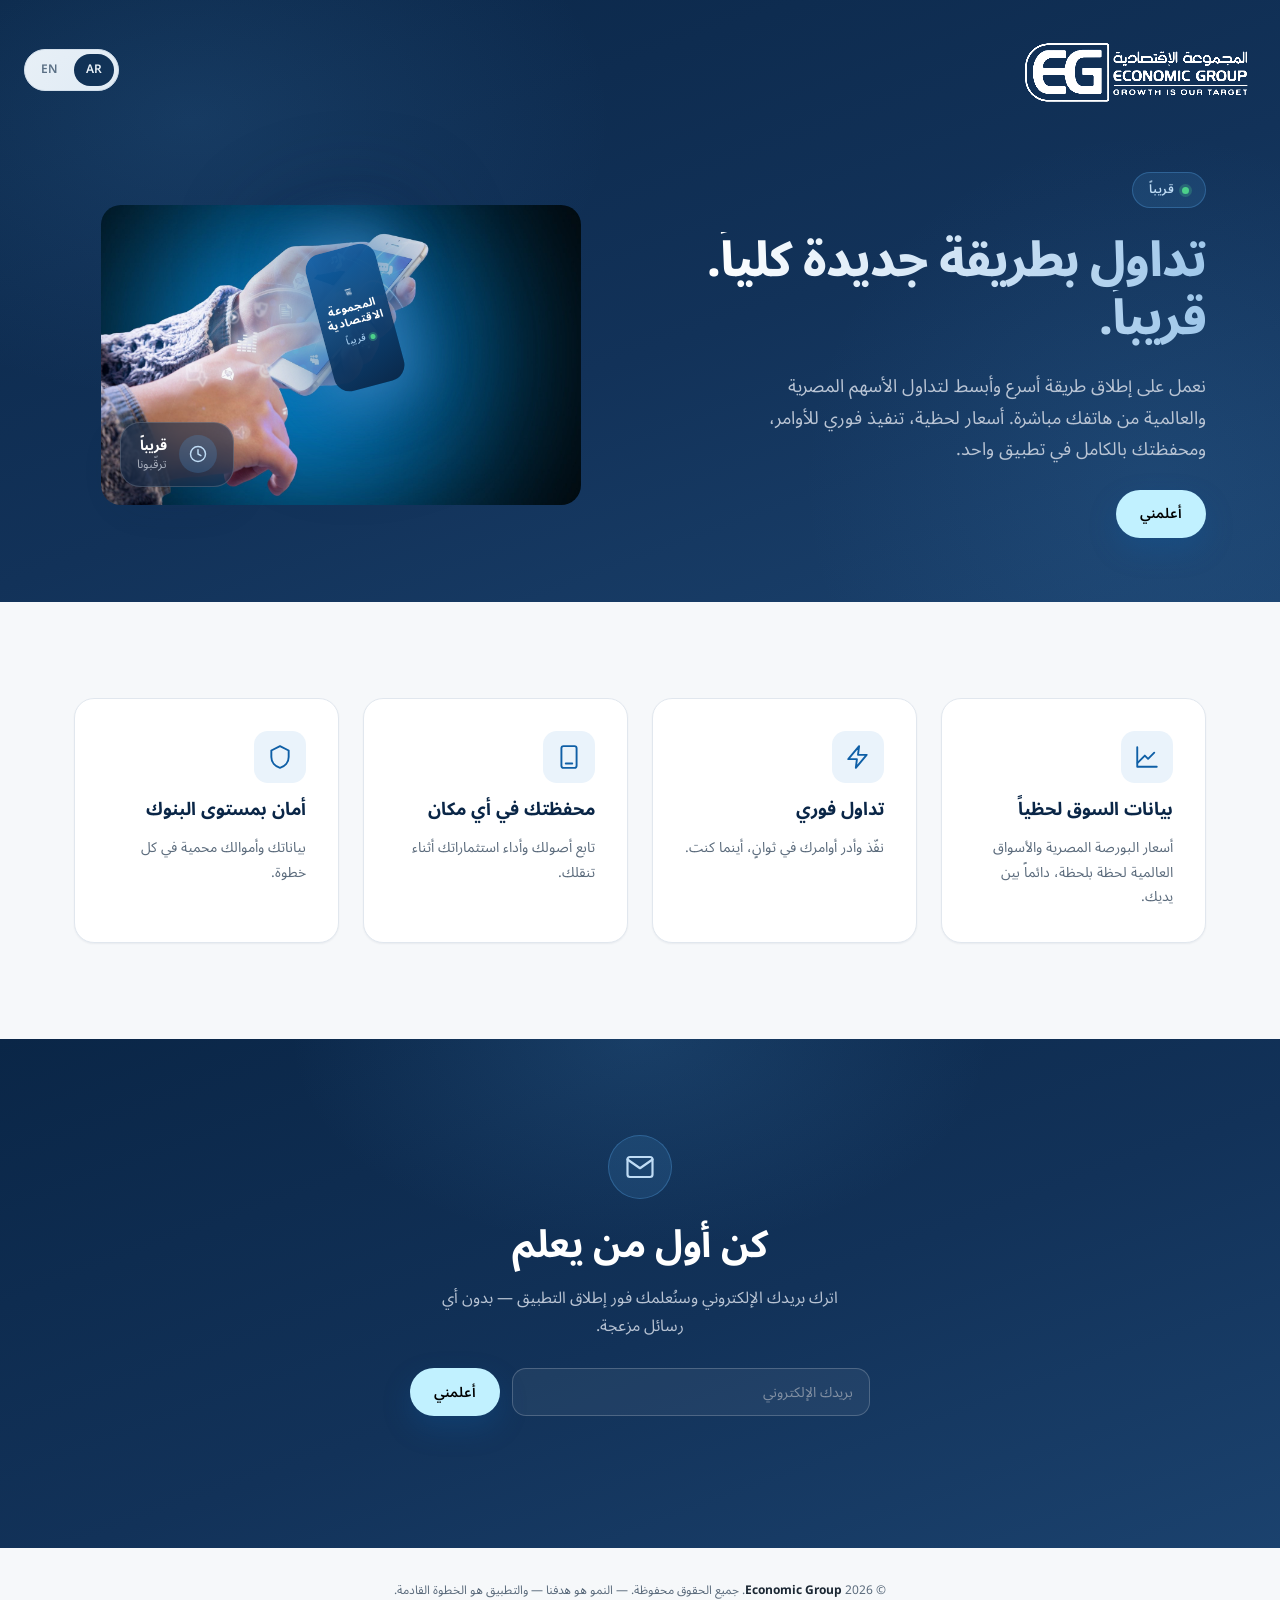
<file: pages/app/index.html>
<!DOCTYPE html>
<html lang="ar" dir="rtl">
<head>
  <meta charset="UTF-8">
  <meta name="viewport" content="width=device-width, initial-scale=1">
  <title>Economic Group App — Coming Soon</title>
  <meta name="description" content="The Economic Group trading app is on its way. Subscribe to be the first to know when it launches.">
  <meta name="theme-color" content="#0A2647">
  <meta name="robots" content="noindex, follow">

  <link rel="icon" type="image/png" href="../../assets/icons/favicon.png">
  <link rel="apple-touch-icon" href="../../assets/images/brand/favicon-180.png">
  <link rel="preconnect" href="https://fonts.googleapis.com">
  <link rel="preconnect" href="https://fonts.gstatic.com" crossorigin>

  <link rel="stylesheet" href="../../assets/css/variables.css">
  <link rel="stylesheet" href="../../assets/css/base.css">
  <link rel="stylesheet" href="../../assets/css/animations.css">
  <link rel="stylesheet" href="../../assets/css/header.css">
  <link rel="stylesheet" href="../../assets/css/contact.css">
  <link rel="stylesheet" href="../../assets/css/app-teaser.css">
  <link rel="stylesheet" href="../../assets/css/responsive.css">
</head>
<body>
  <div class="teaser-page">

   <!-- ============ TOPBAR (brand + language only — intentionally not wired into site navigation) ============ -->
      <div class="teaser-hero" style="padding-bottom:0;">
        <div class="teaser-topbar">
          <a href="../../" class="brand-mark-static">
            <img src="../../assets/images/brand/footer-logo.png" alt="Economic Group" width="97" height="36">
          </a>
          <div class="lang-switch" role="group" aria-label="Language switcher">
            <button type="button" class="lang-option" data-lang-option="ar" aria-pressed="false">AR</button>
            <button type="button" class="lang-option" data-lang-option="en" aria-pressed="false">EN</button>
          </div>
        </div>

      <!-- ============ HERO ============ -->
      <div class="container teaser-hero-inner">
        <div class="teaser-hero-copy reveal">
          <span class="teaser-badge">
            <span class="status-dot"></span>
            <span data-i18n="app_teaser.badge">Coming Soon</span>
          </span>

          <h1 class="teaser-title">
            <span data-i18n="app_teaser.title">Trading, Reimagined.</span>
            <span data-i18n="app_teaser.title_line2">Coming Soon.</span>
          </h1>

          <p class="teaser-subtitle" data-i18n="app_teaser.subtitle">We're building a faster, simpler way to trade Egyptian and global markets — right from your pocket. Live prices, instant orders, and your full portfolio in one app.</p>

          <div class="teaser-hero-actions">
            <a href="#notify" class="btn btn-primary" data-i18n="app_teaser.newsletter_submit">Notify Me</a>
          </div>
        </div>

        <div class="teaser-hero-visual reveal" data-delay="2">
          <div class="phone-frame">
            <img src="../../assets/images/app-teaser/hero-phone.jpg" alt="" class="phone-photo">

            <div class="phone-screen-overlay">
              <img src="../../assets/images/brand/eg-icon-white.png" alt="Economic Group" class="phone-screen-logo">
              <span class="phone-screen-text" data-i18n="app_teaser.screen_line1">ECONOMIC GROUP</span>
              <span class="phone-screen-sub" data-i18n="app_teaser.screen_line2">Coming Soon</span>
            </div>

            <div class="phone-coming-soon-chip">
              <span class="chip-icon">
                <svg viewBox="0 0 24 24" fill="none" stroke="currentColor" stroke-width="1.75" stroke-linecap="round" stroke-linejoin="round"><circle cx="12" cy="12" r="9"></circle><polyline points="12 7 12 12 15.5 14"></polyline></svg>
              </span>
              <span>
                <strong data-i18n="app_teaser.badge">Coming Soon</strong>
                <span data-i18n="app_teaser.stay_tuned_title">Stay Tuned</span>
              </span>
            </div>
          </div>
        </div>
      </div>
    </div>

    <main id="main-content">
      <!-- ============ FEATURES ============ -->
      <section class="container teaser-features" aria-label="What to expect">
        <div class="teaser-features-grid">
          <div class="card teaser-feature-card reveal" data-delay="1">
            <span class="teaser-feature-icon">
              <svg viewBox="0 0 24 24" fill="none" stroke="currentColor" stroke-width="1.75" stroke-linecap="round" stroke-linejoin="round"><path d="M3 3v18h18"></path><path d="M18.7 8 13 13.7l-3-3L3.3 17.4"></path></svg>
            </span>
            <h3 data-i18n="app_teaser.feature1_title">Live Market Data</h3>
            <p data-i18n="app_teaser.feature1_body">Real-time EGX and global prices, always at your fingertips.</p>
          </div>

          <div class="card teaser-feature-card reveal" data-delay="2">
            <span class="teaser-feature-icon">
              <svg viewBox="0 0 24 24" fill="none" stroke="currentColor" stroke-width="1.75" stroke-linecap="round" stroke-linejoin="round"><path d="M13 2 3 14h8l-1 8 10-12h-8z"></path></svg>
            </span>
            <h3 data-i18n="app_teaser.feature2_title">Trade Instantly</h3>
            <p data-i18n="app_teaser.feature2_body">Place and manage orders in seconds, wherever you are.</p>
          </div>

          <div class="card teaser-feature-card reveal" data-delay="3">
            <span class="teaser-feature-icon">
              <svg viewBox="0 0 24 24" fill="none" stroke="currentColor" stroke-width="1.75" stroke-linecap="round" stroke-linejoin="round"><rect x="5" y="2" width="14" height="20" rx="2"></rect><line x1="9" y1="18" x2="15" y2="18"></line></svg>
            </span>
            <h3 data-i18n="app_teaser.feature3_title">Your Portfolio, Anywhere</h3>
            <p data-i18n="app_teaser.feature3_body">Track your holdings and performance on the go.</p>
          </div>

          <div class="card teaser-feature-card reveal" data-delay="4">
            <span class="teaser-feature-icon">
              <svg viewBox="0 0 24 24" fill="none" stroke="currentColor" stroke-width="1.75" stroke-linecap="round" stroke-linejoin="round"><path d="M12 2 4 6v6c0 5 3.4 8.7 8 10 4.6-1.3 8-5 8-10V6l-8-4Z"></path></svg>
            </span>
            <h3 data-i18n="app_teaser.feature4_title">Bank-Grade Security</h3>
            <p data-i18n="app_teaser.feature4_body">Your data and funds, protected at every step.</p>
          </div>
        </div>
      </section>

      <!-- ============ STAY TUNED / NEWSLETTER ============ -->
      <section class="teaser-notify" id="notify" aria-label="Stay updated">
        <div class="container teaser-notify-card reveal">
          <span class="teaser-notify-icon">
            <svg viewBox="0 0 24 24" fill="none" stroke="currentColor" stroke-width="1.75" stroke-linecap="round" stroke-linejoin="round"><path d="M4 4h16v16H4z" opacity="0"></path><path d="M22 6 12 13 2 6"></path><rect x="2" y="4" width="20" height="16" rx="2"></rect></svg>
          </span>
          <h2 data-i18n="app_teaser.newsletter_title">Be the First to Know</h2>
          <p data-i18n="app_teaser.newsletter_body">Leave your email and we'll notify you the moment the app goes live — no spam, ever.</p>

          <form class="teaser-notify-form" id="teaser-notify-form" novalidate aria-label="Newsletter signup">
            <input type="email" id="teaser-notify-email" class="form-input" required autocomplete="email" data-i18n-placeholder="app_teaser.newsletter_placeholder" placeholder="Your email address">
            <button type="submit" class="btn btn-primary" data-i18n="app_teaser.newsletter_submit">Notify Me</button>
          </form>
          <span class="teaser-notify-status" id="teaser-notify-status" role="status" aria-live="polite"></span>
        </div>
      </section>
    </main>

    <div class="teaser-footer">
      <p>&copy; <span id="footer-year"></span> <strong>Economic Group</strong>. <span data-i18n="footer.rights">All rights reserved.</span> — <span data-i18n="app_teaser.footer_note">Growth is our target — the app is next.</span></p>
    </div>
  </div>

  <script src="../../assets/js/config.js"></script>
  <script src="../../assets/js/utils.js"></script>
  <script src="../../assets/js/icons.js"></script>
  <script src="../../assets/js/i18n.js"></script>
  <script src="../../assets/js/sheetsApi.js"></script>
  <script src="../../assets/js/pageChrome.js"></script>
  <script src="../../assets/js/appTeaser.js"></script>
  <script>
    document.getElementById('footer-year').textContent = new Date().getFullYear();
  </script>
</body>
</html>
</file>
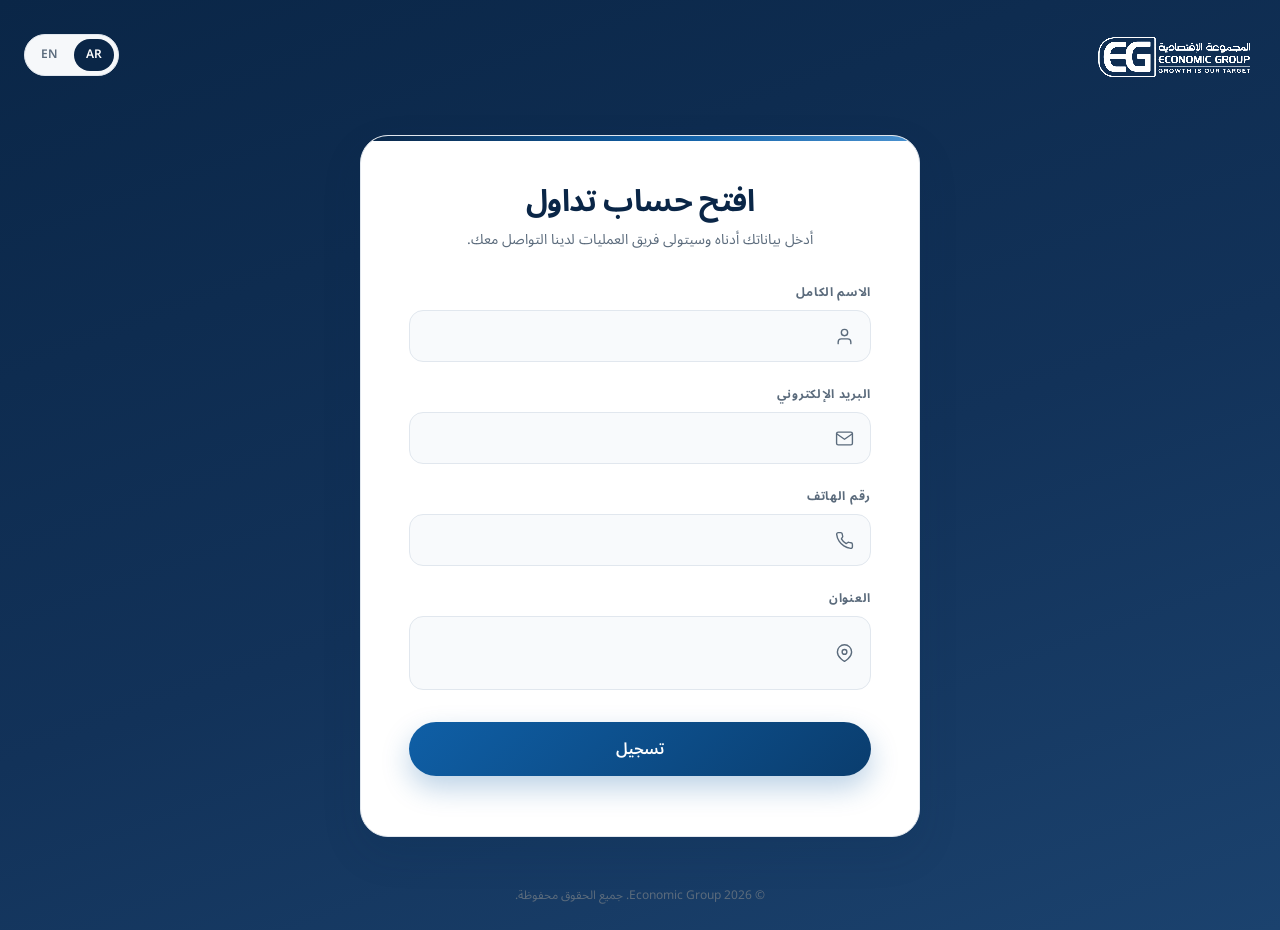
<file: pages/signup/index.html>
<!DOCTYPE html>
<html lang="ar" dir="rtl">
<head>
  <meta charset="UTF-8">
  <meta name="viewport" content="width=device-width, initial-scale=1">
  <title>Economic Group — Open a Trading Account</title>
  <meta name="description" content="Register for an Economic Group trading account — our operations team will contact you within 5 business days.">
  <meta name="theme-color" content="#0A2647">
  <meta name="robots" content="noindex, follow">

  <link rel="icon" type="image/png" href="../../assets/icons/favicon.png">
  <link rel="apple-touch-icon" href="../../assets/images/brand/favicon-180.png">
  <link rel="preconnect" href="https://fonts.googleapis.com">
  <link rel="preconnect" href="https://fonts.gstatic.com" crossorigin>

  <link rel="stylesheet" href="../../assets/css/variables.css">
  <link rel="stylesheet" href="../../assets/css/base.css">
  <link rel="stylesheet" href="../../assets/css/animations.css">
  <link rel="stylesheet" href="../../assets/css/header.css">
  <link rel="stylesheet" href="../../assets/css/contact.css">
  <link rel="stylesheet" href="../../assets/css/account.css">
  <link rel="stylesheet" href="../../assets/css/responsive.css">
</head>
<body>
  <div class="account-page">
    <div class="account-topbar">
      <a href="../../" class="brand" aria-label="Economic Group — Home">
        <span class="account-brand-mark">
          <img src="../../assets/images/brand/footer-logo.png" alt="Economic Group" width="119" height="44">
        </span>
      </a>
      <div class="lang-switch" role="group" aria-label="Language switcher">
        <button type="button" class="lang-option" data-lang-option="ar" aria-pressed="false">AR</button>
        <button type="button" class="lang-option" data-lang-option="en" aria-pressed="false">EN</button>
      </div>
    </div>

    <main class="account-main">
      <div class="card account-card">
        <div class="account-card-header">
          <h1 class="account-card-title" data-i18n="account.title">Open a Trading Account</h1>
          <p class="account-card-subtitle" data-i18n="account.subtitle">Fill in your details below and our operations team will take it from there.</p>
        </div>

        <form class="account-form" id="signup-form" novalidate aria-label="Account registration form">
          <div class="form-field">
            <label class="form-label" for="signup-name" data-i18n="account.name">Full Name <span class="required">*</span></label>
            <input type="text" id="signup-name" class="form-input" required autocomplete="name">
            <span class="form-error-msg" role="alert"></span>
          </div>

          <div class="form-field">
            <label class="form-label" for="signup-email" data-i18n="account.email">Email Address <span class="required">*</span></label>
            <input type="email" id="signup-email" class="form-input" required autocomplete="email">
            <span class="form-error-msg" role="alert"></span>
          </div>

          <div class="form-field">
            <label class="form-label" for="signup-phone" data-i18n="account.phone">Phone Number <span class="required">*</span></label>
            <input type="tel" id="signup-phone" class="form-input" required autocomplete="tel" inputmode="numeric" maxlength="11" pattern="[0-9]{11}">
            <span class="form-error-msg" role="alert"></span>
          </div>

          <div class="form-field">
            <label class="form-label" for="signup-address" data-i18n="account.address">Address <span class="required">*</span></label>
            <textarea id="signup-address" class="form-textarea" required autocomplete="street-address"></textarea>
            <span class="form-error-msg" role="alert"></span>
          </div>

          <div class="form-submit-row">
            <button type="submit" class="btn btn-primary" data-i18n="account.submit">Register</button>
            <span class="form-status" id="signup-form-status" role="status" aria-live="polite"></span>
          </div>
        </form>
      </div>
    </main>

    <div class="account-footer">
      <p>&copy; <span id="footer-year"></span> Economic Group. <span data-i18n="footer.rights">All rights reserved.</span></p>
    </div>
  </div>

  <script src="../../assets/js/config.js"></script>
  <script src="../../assets/js/utils.js"></script>
  <script src="../../assets/js/icons.js"></script>
  <script src="../../assets/js/i18n.js"></script>
  <script src="../../assets/js/sheetsApi.js"></script>
  <script src="../../assets/js/pageChrome.js"></script>
  <script src="../../assets/js/signup.js"></script>
  <script>
    document.getElementById('footer-year').textContent = new Date().getFullYear();
  </script>
</body>
</html>
</file>
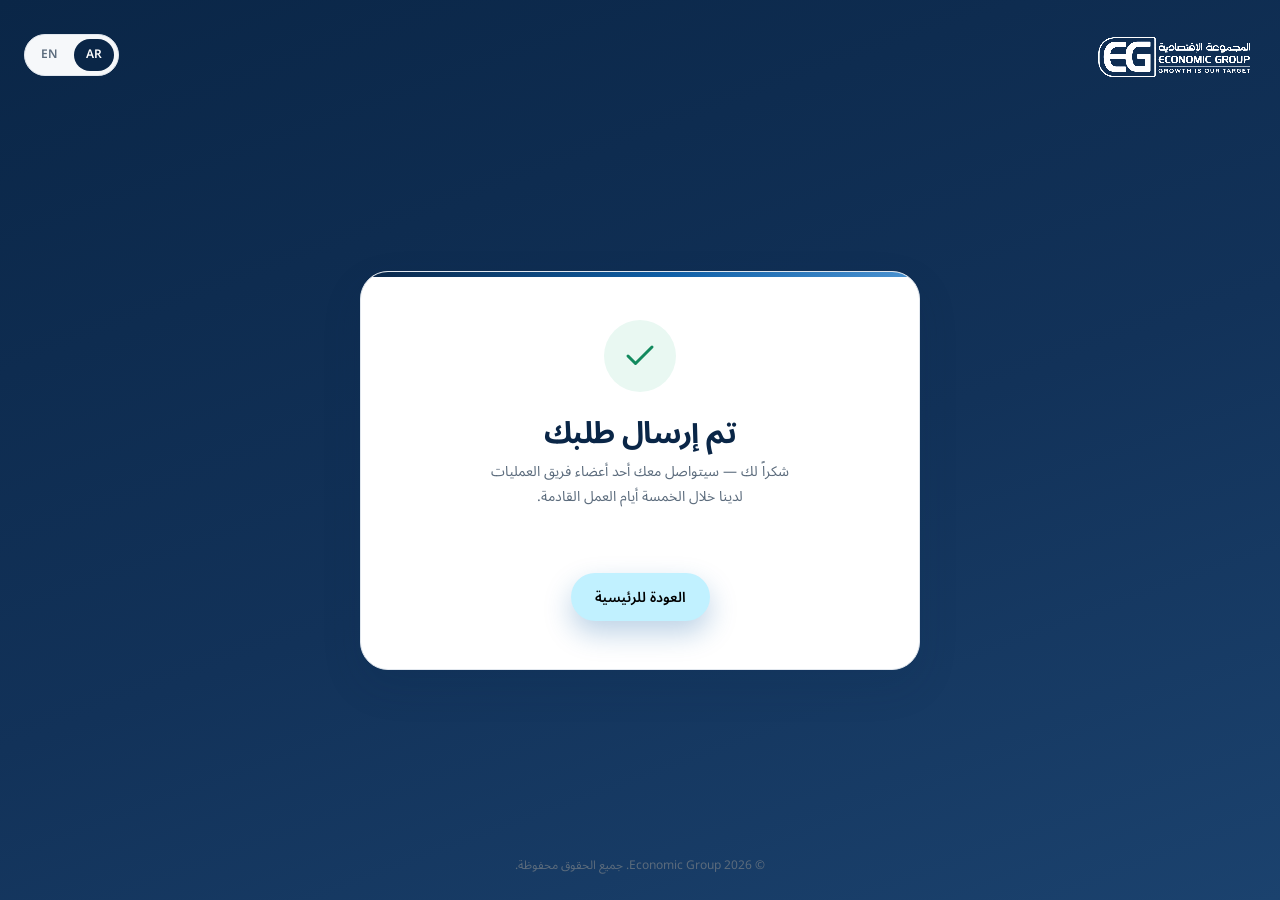
<file: pages/thank-you/index.html>
<!DOCTYPE html>
<html lang="ar" dir="rtl">
<head>
  <meta charset="UTF-8">
  <meta name="viewport" content="width=device-width, initial-scale=1">
  <title>Economic Group — Request Sent</title>
  <meta name="description" content="Your account request has been received.">
  <meta name="theme-color" content="#0A2647">
  <meta name="robots" content="noindex, nofollow">

  <link rel="icon" type="image/png" href="../../assets/icons/favicon.png">
  <link rel="apple-touch-icon" href="../../assets/images/brand/favicon-180.png">
  <link rel="preconnect" href="https://fonts.googleapis.com">
  <link rel="preconnect" href="https://fonts.gstatic.com" crossorigin>

  <link rel="stylesheet" href="../../assets/css/variables.css">
  <link rel="stylesheet" href="../../assets/css/base.css">
  <link rel="stylesheet" href="../../assets/css/animations.css">
  <link rel="stylesheet" href="../../assets/css/header.css">
  <link rel="stylesheet" href="../../assets/css/account.css">
  <link rel="stylesheet" href="../../assets/css/responsive.css">
</head>
<body>
  <div class="account-page">
    <div class="account-topbar">
      <a href="../../" class="brand" aria-label="Economic Group — Home">
        <span class="account-brand-mark">
          <img src="../../assets/images/brand/footer-logo.png" alt="Economic Group" width="119" height="44">
        </span>
      </a>
      <div class="lang-switch" role="group" aria-label="Language switcher">
        <button type="button" class="lang-option" data-lang-option="ar" aria-pressed="false">AR</button>
        <button type="button" class="lang-option" data-lang-option="en" aria-pressed="false">EN</button>
      </div>
    </div>

    <main class="account-main">
      <div class="card account-card is-success" role="status">
        <span class="account-success-icon">
          <svg viewBox="0 0 24 24" fill="none" stroke="currentColor" stroke-width="2" stroke-linecap="round" stroke-linejoin="round"><polyline points="20 6 9 17 4 12"></polyline></svg>
        </span>
        <div class="account-card-header">
          <h1 class="account-card-title" data-i18n="thank_you.title">Your Request Has Been Sent</h1>
          <p class="account-card-subtitle" data-i18n="thank_you.message">Thank you — one of our operations team will contact you within the next 5 business days.</p>
        </div>
        <a href="../../" class="btn btn-primary" data-i18n="thank_you.back_home">Back to Home</a>
      </div>
    </main>

    <div class="account-footer">
      <p>&copy; <span id="footer-year"></span> Economic Group. <span data-i18n="footer.rights">All rights reserved.</span></p>
    </div>
  </div>

  <script src="../../assets/js/config.js"></script>
  <script src="../../assets/js/utils.js"></script>
  <script src="../../assets/js/icons.js"></script>
  <script src="../../assets/js/i18n.js"></script>
  <script src="../../assets/js/pageChrome.js"></script>
  <script>
    window.StockPageChrome.init('../../');
    document.getElementById('footer-year').textContent = new Date().getFullYear();
  </script>
</body>
</html>
</file>
<file: assets/css/variables.css>
/* =========================================================
   Economic Group — Design System
   Global CSS Custom Properties
   ========================================================= */

@import url('https://fonts.googleapis.com/css2?family=Inter:wght@400;500;600;700;800&family=Noto+Sans+Arabic:wght@400;500;600;700;800&display=swap');

:root {
  /* ---------- Brand Colors (from Economic Group logo) ---------- */
  --color-primary: #0F5FA6;
  --color-primary-dark: #0A3D6E;
  --color-primary-light: #4B93D1;
  --color-primary-50: #EAF3FB;

  --color-dark: #0A2647;
  --color-dark-soft: #123259;
  --color-dark-elevated: #1B426E;

  --color-bg: #F6F8FA;
  --color-white: #FFFFFF;

  --color-text: #1B2733;
  --color-text-muted: #5B6B7C;
  --color-text-inverse: #F6F8FA;

  --color-success: #128A5E;
  --color-success-bg: #E9F8F2;
  --color-danger: #D14848;
  --color-danger-bg: #FDECEC;
  --color-warning: #C58A17;
  --color-warning-bg: #FBF3E2;

  --color-border: #E1E7EE;
  --color-border-dark: rgba(255, 255, 255, 0.12);

  /* ---------- Glassmorphism ---------- */
  --glass-bg: rgba(255, 255, 255, 0.65);
  --glass-bg-dark: rgba(10, 38, 71, 0.55);
  --glass-border: rgba(255, 255, 255, 0.35);
  --glass-blur: blur(16px);

  /* ---------- Typography ---------- */
  --font-en: 'Inter', -apple-system, BlinkMacSystemFont, 'Segoe UI', sans-serif;
  --font-ar: 'Noto Sans Arabic', 'Inter', sans-serif;

  --fs-xs: 0.75rem;    /* 12px */
  --fs-sm: 0.875rem;   /* 14px */
  --fs-base: 1rem;     /* 16px */
  --fs-md: 1.125rem;   /* 18px */
  --fs-lg: 1.25rem;    /* 20px */
  --fs-xl: 1.5rem;     /* 24px */
  --fs-2xl: 1.875rem;  /* 30px */
  --fs-3xl: 2.375rem;  /* 38px */
  --fs-4xl: 3rem;      /* 48px */

  --lh-tight: 1.2;
  --lh-normal: 1.5;
  --lh-relaxed: 1.75;

  --fw-regular: 400;
  --fw-medium: 500;
  --fw-semibold: 600;
  --fw-bold: 700;
  --fw-extrabold: 800;

  /* ---------- Spacing (4/8pt scale) ---------- */
  --space-1: 0.25rem;  /* 4px */
  --space-2: 0.5rem;   /* 8px */
  --space-3: 0.75rem;  /* 12px */
  --space-4: 1rem;     /* 16px */
  --space-5: 1.5rem;   /* 24px */
  --space-6: 2rem;     /* 32px */
  --space-7: 3rem;     /* 48px */
  --space-8: 4rem;     /* 64px */
  --space-9: 6rem;     /* 96px */

  /* ---------- Radius ---------- */
  --radius-sm: 8px;
  --radius-md: 14px;
  --radius-lg: 20px;
  --radius-xl: 28px;
  --radius-full: 999px;

  /* ---------- Shadows ---------- */
  --shadow-sm: 0 1px 2px rgba(10, 38, 71, 0.06);
  --shadow-md: 0 8px 24px rgba(10, 38, 71, 0.08);
  --shadow-lg: 0 16px 40px rgba(10, 38, 71, 0.12);
  --shadow-primary: 0 12px 28px rgba(15, 95, 166, 0.28);
  --shadow-focus: 0 0 0 3px rgba(15, 95, 166, 0.35);

  /* ---------- Motion ---------- */
  --ease-out: cubic-bezier(0.16, 1, 0.3, 1);
  --ease-in-out: cubic-bezier(0.65, 0, 0.35, 1);
  --dur-fast: 150ms;
  --dur-base: 250ms;
  --dur-slow: 400ms;

  /* ---------- Layout ---------- */
  --container-max: 1280px;
  --header-height: 108px;
  --header-height-scrolled: 84px;
  --utility-bar-height: 32px;

  /* ---------- Header Redesign Tokens ----------
     Scoped to header.css only — kept separate from the global
     --color-* tokens above so the rest of the site is untouched. */
  --header-container-max: 1440px;
  --header-blue-deep: #123D6A;
  --header-blue-mid: #1F5D99;
  --header-blue-accent: #0F7AE5;
  --header-text: #1D2939;
  --header-text-muted: #667085;
  --header-border: #E5E7EB;

  /* ---------- Z-Index Scale ---------- */
  --z-base: 0;
  --z-dropdown: 100;
  --z-sticky: 200;
  --z-overlay: 400;
  --z-modal: 500;
  --z-toast: 600;
  --z-tooltip: 700;
}

/* Dark-elevated surfaces (hero, footer) get their own token aliases */
[data-surface="dark"] {
  --color-text: var(--color-text-inverse);
  --color-text-muted: #A6ADBB;
  --color-border: var(--color-border-dark);
}
</file>
<file: assets/css/base.css>
/* =========================================================
   Economic Group — Base Styles / Reset / Typography / RTL Foundation
   ========================================================= */

*,
*::before,
*::after {
  box-sizing: border-box;
  margin: 0;
  padding: 0;
}

html {
  -webkit-text-size-adjust: 100%;
  scroll-behavior: smooth;
}

body {
  min-height: 100vh;
  min-height: 100dvh;
  background: var(--color-bg);
  color: var(--color-text);
  font-family: var(--font-en);
  font-size: var(--fs-base);
  line-height: var(--lh-normal);
  font-weight: var(--fw-regular);
  -webkit-font-smoothing: antialiased;
  overflow-x: hidden;
  /* Push footer to bottom — eliminates blank space below it */
  display: flex;
  flex-direction: column;
}

/* main grows to fill remaining space, pushing footer down */
#main-content {
  flex: 1;
}

/* footer-mount is outside <main> so give it no flex-shrink
   and let the footer inside it sit naturally at the bottom */
#footer-mount {
  flex-shrink: 0;
}

/* news-modal-mount wraps a position:fixed overlay — it must not
   contribute any layout height itself */
#news-modal-mount {
  position: fixed;
  width: 0;
  height: 0;
  overflow: visible;
  pointer-events: none;
}

html[lang="ar"] body,
body[dir="rtl"] {
  font-family: var(--font-ar);
}

html[dir="rtl"] {
  direction: rtl;
}

html[dir="ltr"] {
  direction: ltr;
}

img,
picture,
svg {
  max-width: 100%;
  display: block;
}

img {
  height: auto;
}

a {
  color: inherit;
  text-decoration: none;
}

button {
  font: inherit;
  color: inherit;
  background: none;
  border: none;
  cursor: pointer;
}

input,
textarea,
select {
  font: inherit;
  color: inherit;
}

ul,
ol {
  list-style: none;
}

/* ---------- Typography Scale ---------- */

h1, h2, h3, h4, h5, h6 {
  font-weight: var(--fw-bold);
  line-height: var(--lh-tight);
  color: var(--color-dark);
}

[data-surface="dark"] h1,
[data-surface="dark"] h2,
[data-surface="dark"] h3,
[data-surface="dark"] h4 {
  color: #C1F1FF;
}

h1 { font-size: var(--fs-4xl); letter-spacing: -0.02em; }
h2 { font-size: var(--fs-3xl); letter-spacing: -0.01em; }
h3 { font-size: var(--fs-2xl); }
h4 { font-size: var(--fs-xl); }
h5 { font-size: var(--fs-lg); }
h6 { font-size: var(--fs-md); }

p {
  color: var(--color-text-muted);
  line-height: var(--lh-relaxed);
}

.text-tabular {
  font-variant-numeric: tabular-nums;
  font-feature-settings: 'tnum' 1;
}

/* ---------- Layout Helpers ---------- */

.container {
  width: 100%;
  max-width: var(--container-max);
  margin-inline: auto;
  padding-inline: var(--space-5);
}

.section {
  padding-block: var(--space-9);
}

.section-header {
  display: flex;
  flex-direction: column;
  gap: var(--space-2);
  margin-bottom: var(--space-7);
  max-width: 640px;
}

.section-eyebrow {
  display: inline-flex;
  align-items: center;
  gap: var(--space-2);
  color: var(--color-primary);
  font-weight: var(--fw-semibold);
  font-size: var(--fs-sm);
  text-transform: uppercase;
  letter-spacing: 0.06em;
}

.section-eyebrow::before {
  content: "";
  width: 22px;
  height: 2px;
  background: var(--color-primary);
  border-radius: var(--radius-full);
}

.section-title {
  color: inherit;
}

.section-subtitle {
  color: var(--color-text-muted);
  font-size: var(--fs-md);
}

/* ---------- Focus & Accessibility ---------- */

:focus-visible {
  outline: none;
  box-shadow: var(--shadow-focus);
  border-radius: var(--radius-sm);
}

.skip-link {
  position: fixed;
  top: -100px;
  inset-inline-start: var(--space-4);
  z-index: var(--z-toast);
  background: var(--color-dark);
  color: var(--color-white);
  padding: var(--space-3) var(--space-5);
  border-radius: var(--radius-md);
  font-weight: var(--fw-semibold);
  transition: top var(--dur-base) var(--ease-out);
}

.skip-link:focus {
  top: var(--space-4);
}

.visually-hidden {
  position: absolute !important;
  width: 1px;
  height: 1px;
  padding: 0;
  margin: -1px;
  overflow: hidden;
  clip: rect(0, 0, 0, 0);
  white-space: nowrap;
  border: 0;
}

/* ---------- Buttons ---------- */

.btn {
  display: inline-flex;
  align-items: center;
  justify-content: center;
  gap: var(--space-2);
  min-height: 48px;
  padding-inline: var(--space-5);
  border-radius: var(--radius-full);
  font-weight: var(--fw-semibold);
  font-size: var(--fs-sm);
  white-space: nowrap;
  transition: transform var(--dur-fast) var(--ease-out),
              box-shadow var(--dur-base) var(--ease-out),
              background-color var(--dur-base) var(--ease-out);
}

.btn:active {
  transform: scale(0.97);
}

.btn-primary {
  background: #C1F1FF;
  color: #000;
  box-shadow: var(--shadow-primary);
}

.btn-primary:hover {
  background: var(--color-primary);
}

.btn-outline {
  background: transparent;
  border: 1.5px solid var(--color-border);
  color: var(--color-text);
}

[data-surface="dark"] .btn-outline {
  border-color: var(--color-border-dark);
  color: var(--color-white);
}

.btn-outline:hover {
  border-color: var(--color-primary);
  color: var(--color-primary);
}

.btn-ghost {
  background: transparent;
  color: var(--color-text);
}

.btn-ghost:hover {
  color: var(--color-primary);
}

.btn-sm {
  min-height: 38px;
  padding-inline: var(--space-4);
  font-size: var(--fs-xs);
}

.btn-icon {
  min-height: 44px;
  min-width: 44px;
  padding: 0;
  border-radius: var(--radius-full);
}

/* ---------- Badges & Tags ---------- */

.badge {
  display: inline-flex;
  align-items: center;
  gap: var(--space-1);
  padding: var(--space-1) var(--space-3);
  border-radius: var(--radius-full);
  font-size: var(--fs-xs);
  font-weight: var(--fw-semibold);
}

.badge-success { background: var(--color-success-bg); color: var(--color-success); }
.badge-danger  { background: var(--color-danger-bg); color: var(--color-danger); }
.badge-warning { background: var(--color-warning-bg); color: var(--color-warning); }
.badge-neutral { background: var(--color-bg); color: var(--color-text-muted); border: 1px solid var(--color-border); }

/* ---------- Glass Surface Utility ---------- */

.glass {
  background: var(--glass-bg);
  backdrop-filter: var(--glass-blur);
  -webkit-backdrop-filter: var(--glass-blur);
  border: 1px solid var(--glass-border);
}

[data-surface="dark"] .glass {
  background: var(--glass-bg-dark);
  border-color: rgba(255, 255, 255, 0.14);
}

/* ---------- Cards ---------- */

.card {
  background: var(--color-white);
  border: 1px solid var(--color-border);
  border-radius: var(--radius-lg);
  box-shadow: var(--shadow-sm);
  transition: transform var(--dur-base) var(--ease-out),
              box-shadow var(--dur-base) var(--ease-out);
}

.card-hover:hover {
  transform: translateY(-4px);
  box-shadow: var(--shadow-lg);
}

/* ── Data Disclaimer Bar ─────────────────────────────────────── */
.data-disclaimer-bar {
  display: flex;
  align-items: center;
  gap: 8px;
  background: var(--color-dark);
  color: rgba(255, 255, 255, 0.6);
  font-size: 0.72rem;
  font-weight: var(--fw-medium);
  letter-spacing: 0.01em;
  line-height: 1.5;
  padding: 7px var(--space-5);
  border-bottom: 1px solid rgba(255, 255, 255, 0.07);
  text-align: center;
  justify-content: center;
}

[dir="rtl"] .data-disclaimer-bar {
  flex-direction: row-reverse;
}
</file>
<file: assets/css/animations.css>
/* =========================================================
   Economic Group — Animations & Skeleton Loading States
   ========================================================= */

@keyframes fadeIn {
  from { opacity: 0; }
  to { opacity: 1; }
}

@keyframes fadeUp {
  from { opacity: 0; transform: translateY(16px); }
  to { opacity: 1; transform: translateY(0); }
}

@keyframes scaleIn {
  from { opacity: 0; transform: scale(0.96); }
  to { opacity: 1; transform: scale(1); }
}

@keyframes slideInEnd {
  from { opacity: 0; transform: translateX(var(--slide-from, 24px)); }
  to { opacity: 1; transform: translateX(0); }
}

@keyframes shimmer {
  0% { background-position: -400px 0; }
  100% { background-position: 400px 0; }
}

@keyframes pulseDot {
  0%, 100% { opacity: 1; transform: scale(1); }
  50% { opacity: 0.55; transform: scale(0.85); }
}

@keyframes tickerScroll {
  from { transform: translateX(0); }
  to { transform: translateX(-50%); }
}

@keyframes spin {
  to { transform: rotate(360deg); }
}

.reveal {
  opacity: 0;
  animation: fadeUp var(--dur-slow) var(--ease-out) forwards;
}

.reveal[data-delay="1"] { animation-delay: 60ms; }
.reveal[data-delay="2"] { animation-delay: 120ms; }
.reveal[data-delay="3"] { animation-delay: 180ms; }
.reveal[data-delay="4"] { animation-delay: 240ms; }
.reveal[data-delay="5"] { animation-delay: 300ms; }
.reveal[data-delay="6"] { animation-delay: 360ms; }

@media (prefers-reduced-motion: reduce) {
  .reveal {
    opacity: 1;
    animation: none;
  }
}

/* ---------- Skeleton Loaders ---------- */

.skeleton {
  position: relative;
  overflow: hidden;
  background: #EAECEF;
  border-radius: var(--radius-md);
}

.skeleton::after {
  content: "";
  position: absolute;
  inset: 0;
  background: linear-gradient(
    90deg,
    rgba(255, 255, 255, 0) 0%,
    rgba(255, 255, 255, 0.7) 50%,
    rgba(255, 255, 255, 0) 100%
  );
  background-size: 400px 100%;
  animation: shimmer 1.4s ease-in-out infinite;
}

@media (prefers-reduced-motion: reduce) {
  .skeleton::after { animation: none; }
}

.skeleton-text {
  height: 0.85em;
  border-radius: var(--radius-sm);
  margin-block: 0.25em;
}

.skeleton-title { height: 1.4em; width: 60%; }
.skeleton-line { width: 100%; }
.skeleton-line.short { width: 40%; }

.skeleton-thumb {
  aspect-ratio: 16 / 9;
  width: 100%;
  border-radius: var(--radius-lg);
}

.skeleton-avatar {
  width: 44px;
  height: 44px;
  border-radius: var(--radius-full);
}

.skeleton-card {
  display: flex;
  flex-direction: column;
  gap: var(--space-3);
  padding: var(--space-4);
}

/* ---------- Status Dot ---------- */

.status-dot {
  width: 9px;
  height: 9px;
  border-radius: var(--radius-full);
  background: var(--color-text-muted);
  flex-shrink: 0;
}

.status-dot.is-open {
  background: var(--color-success);
  animation: pulseDot 2s ease-in-out infinite;
}

.status-dot.is-closed {
  background: var(--color-danger);
}

/* ---------- Spinner ---------- */

.spinner {
  width: 20px;
  height: 20px;
  border: 2.5px solid rgba(255, 255, 255, 0.35);
  border-top-color: currentColor;
  border-radius: 50%;
  animation: spin 0.7s linear infinite;
}
</file>
<file: assets/css/header.css>
/* =========================================================
   Economic Group — Header / Navigation
   ========================================================= */

/* ---------- Utility Bar ---------- */
/* Thin strip above the main header: market status on one side, search
   + language on the other. Not sticky — it scrolls away, leaving the
   main header uncluttered once the page moves. */

.utility-bar {
  width: 100%;
  height: var(--utility-bar-height);
  background: #F8FAFC;
  border-bottom: 1px solid var(--header-border);
}

.utility-bar-inner {
  width: 100%;
  max-width: var(--header-container-max);
  height: 100%;
  margin-inline: auto;
  padding-inline: var(--space-8);
  display: flex;
  align-items: center;
  justify-content: space-between;
  gap: var(--space-4);
}

.utility-bar-actions {
  display: flex;
  align-items: center;
  gap: var(--space-3);
}

.utility-bar .search-toggle {
  width: 28px;
  height: 28px;
}

.utility-bar .search-toggle svg {
  width: 15px;
  height: 15px;
}

.utility-bar .lang-switch {
  padding: 2px;
}

.utility-bar .lang-option {
  min-height: 22px;
  padding: 2px var(--space-2);
  font-size: 11px;
}

.utility-bar .market-pill {
  background: transparent;
  border: none;
  padding: 0;
  color: var(--header-text-muted);
}

/* ---------- Main Header ---------- */

.site-header {
  position: sticky;
  top: 0;
  inset-inline: 0;
  z-index: var(--z-sticky);
  height: var(--header-height);
  display: flex;
  align-items: center;
  background: rgba(255, 255, 255, 0.9);
  backdrop-filter: var(--glass-blur);
  -webkit-backdrop-filter: var(--glass-blur);
  border-bottom: 1px solid transparent;
  box-shadow: var(--shadow-sm);
  transition: height var(--dur-base) var(--ease-out),
              border-color var(--dur-base) var(--ease-out),
              box-shadow var(--dur-base) var(--ease-out),
              background-color var(--dur-base) var(--ease-out);
}

.site-header.is-scrolled {
  height: var(--header-height-scrolled);
  background: rgba(255, 255, 255, 0.78);
  border-bottom-color: var(--header-border);
  box-shadow: var(--shadow-md);
}

.header-inner {
  width: 100%;
  max-width: var(--header-container-max);
  margin-inline: auto;
  padding-inline: var(--space-8);
  display: grid;
  /* Two equal flexible side tracks keep the nav truly centered on the
     page regardless of how wide the logo or the action cluster are —
     not just centered in the leftover space between them. */
  grid-template-columns: 1fr auto 1fr;
  align-items: center;
  column-gap: var(--space-5);
}

/* ---------- Logo ---------- */

.brand {
  display: flex;
  align-items: center;
  justify-self: start;
  flex-shrink: 0;
}

.brand-mark {
  display: flex;
  align-items: center;
  justify-content: center;
  flex-shrink: 0;
  /* Clean up container framing */
  background: transparent !important;
  border: none !important;
  box-shadow: none !important;
  padding: 0 !important;
  margin: 0 !important;
}

.brand-mark img {
  width: clamp(190px, 15vw, 260px);
  height: auto;
  display: block;
  object-fit: contain;
  
  /* Crop out the outer dark edges/padding of the image file */
  clip-path: inset(12% 2% 8% 2%); 
  
  /* Brighten and boost contrast to turn the light gray card white so multiply hides it */
  filter: contrast(1.5) brightness(1);
  mix-blend-mode: multiply;
  
  transition: width var(--dur-base) var(--ease-out);
}

.site-header.is-scrolled .brand-mark img {
  width: clamp(170px, 13.5vw, 234px);
}

/* ---------- Primary Nav ---------- */

.primary-nav {
  grid-column: 2;
  justify-self: center;
  display: flex;
  align-items: center;
  gap: var(--space-6);
}

.nav-item {
  position: relative;
}

.nav-link {
  position: relative;
  display: flex;
  align-items: center;
  gap: 6px;
  padding: var(--space-2) 2px;
  font-family: var(--font-en);
  font-size: 16px;
  font-weight: var(--fw-medium);
  letter-spacing: 0.01em;
  color: var(--header-text);
  transition: color var(--dur-base) var(--ease-out),
              transform var(--dur-base) var(--ease-out);
}

.nav-link::after {
  content: "";
  position: absolute;
  inset-inline: 2px;
  bottom: -2px;
  height: 2px;
  border-radius: 999px;
  background: var(--header-blue-accent);
  transform: scaleX(0);
  transform-origin: center;
  transition: transform var(--dur-base) var(--ease-out);
}

.nav-link:hover {
  color: var(--header-blue-deep);
  transform: translateY(-2px);
}

.nav-link:hover::after,
.nav-link[aria-current="page"]::after {
  transform: scaleX(1);
}

.nav-link[aria-current="page"] {
  color: var(--header-blue-deep);
  font-weight: var(--fw-semibold);
}

.nav-link .chevron {
  width: 14px;
  height: 14px;
  transition: transform var(--dur-fast) var(--ease-out);
}

.nav-item.is-open .nav-link .chevron {
  transform: rotate(180deg);
}

.nav-dropdown {
  position: absolute;
  top: calc(100% + var(--space-2));
  inset-inline-start: 0;
  min-width: 220px;
  background: var(--color-white);
  border: 1px solid var(--color-border);
  border-radius: var(--radius-md);
  box-shadow: var(--shadow-lg);
  padding: var(--space-2);
  opacity: 0;
  visibility: hidden;
  transform: translateY(6px);
  transition: opacity var(--dur-base) var(--ease-out),
              transform var(--dur-base) var(--ease-out),
              visibility var(--dur-base);
  z-index: var(--z-dropdown);
}

.nav-item.is-open .nav-dropdown {
  opacity: 1;
  visibility: visible;
  transform: translateY(0);
}

.nav-dropdown-link {
  display: block;
  padding: var(--space-3);
  border-radius: var(--radius-sm);
  font-size: var(--fs-sm);
  color: var(--color-text);
}

.nav-dropdown-link:hover {
  background: var(--color-primary-50);
  color: var(--header-blue-deep);
}

/* ---------- Header Actions ---------- */

.header-actions {
  grid-column: 3;
  justify-self: end;
  display: flex;
  align-items: center;
  gap: var(--space-4);
  flex-shrink: 0;
}

.market-pill {
  display: flex;
  align-items: center;
  gap: var(--space-2);
  padding: var(--space-2) var(--space-4);
  border-radius: var(--radius-full);
  background: var(--color-bg);
  border: 1px solid var(--color-border);
  font-size: var(--fs-xs);
  font-weight: var(--fw-semibold);
  color: var(--color-text-muted);
}

/* ---------- Premium CTA Buttons ---------- */

.header-cta {
  min-height: 44px;
  padding-inline: var(--space-5);
  font-size: 14px;
  font-weight: var(--fw-semibold);
  letter-spacing: 0.01em;
}

.header-cta-outline {
  background: var(--color-white);
  border: 1.5px solid var(--header-blue-accent);
  color: var(--header-blue-deep);
  display: inline-flex;
  align-items: center;
  gap: var(--space-2);
  transition: background-color var(--dur-base) var(--ease-out),
              box-shadow var(--dur-base) var(--ease-out),
              transform var(--dur-fast) var(--ease-out);
}

.header-cta-outline:hover {
  background: var(--color-primary-50);
  box-shadow: var(--shadow-sm);
}

.header-cta-live-dot {
  width: 7px;
  height: 7px;
  border-radius: 50%;
  background: var(--color-success);
  box-shadow: 0 0 0 0 rgba(18, 138, 94, 0.55);
  animation: header-live-pulse 2.2s ease-out infinite;
  flex-shrink: 0;
}

@keyframes header-live-pulse {
  0%   { box-shadow: 0 0 0 0 rgba(18, 138, 94, 0.45); }
  70%  { box-shadow: 0 0 0 6px rgba(18, 138, 94, 0); }
  100% { box-shadow: 0 0 0 0 rgba(18, 138, 94, 0); }
}

.header-cta-primary {
  background: #C1F1FF;
  color: #000;
  box-shadow: 0 10px 24px rgba(15, 122, 229, 0.28);
  transition: transform var(--dur-fast) var(--ease-out),
              box-shadow var(--dur-base) var(--ease-out),
              filter var(--dur-base) var(--ease-out);
}

.header-cta-primary:hover {
  transform: translateY(-2px);
  box-shadow: 0 16px 32px rgba(15, 122, 229, 0.4);
  filter: brightness(1.05);
}

.header-cta-primary:active {
  transform: translateY(0) scale(0.97);
}

.lang-switch {
  display: flex;
  align-items: center;
  gap: var(--space-1);
  padding: var(--space-1);
  border-radius: var(--radius-full);
  background: var(--color-bg);
  border: 1px solid var(--color-border);
}

.lang-option {
  padding: var(--space-1) var(--space-3);
  border-radius: var(--radius-full);
  font-size: var(--fs-xs);
  font-weight: var(--fw-semibold);
  color: var(--color-text-muted);
  transition: background var(--dur-fast) var(--ease-out), color var(--dur-fast) var(--ease-out);
  min-height: 32px;
  display: inline-flex;
  align-items: center;
}

.lang-option[aria-pressed="true"] {
  background: var(--color-dark);
  color: var(--color-white);
}

.search-toggle,
.menu-toggle {
  display: inline-flex;
  align-items: center;
  justify-content: center;
  width: 44px;
  height: 44px;
  border-radius: var(--radius-full);
  color: var(--color-text);
  transition: background var(--dur-fast) var(--ease-out);
}

.search-toggle:hover,
.menu-toggle:hover {
  background: var(--color-bg);
}

.search-toggle svg,
.menu-toggle svg {
  width: 20px;
  height: 20px;
}

.menu-toggle {
  display: none;
}

/* ---------- Search Overlay ---------- */

.search-overlay {
  position: fixed;
  inset: 0;
  z-index: var(--z-overlay);
  background: rgba(10, 38, 71, 0.55);
  backdrop-filter: blur(4px);
  -webkit-backdrop-filter: blur(4px);
  display: flex;
  align-items: flex-start;
  justify-content: center;
  padding: 12vh var(--space-4) var(--space-5);
  overflow-y: auto;
  opacity: 0;
  visibility: hidden;
  transition: opacity var(--dur-base) var(--ease-out), visibility var(--dur-base);
}

.search-overlay.is-open {
  opacity: 1;
  visibility: visible;
}

.search-box {
  width: min(560px, 92vw);
  max-height: 90vh;
  max-height: 76dvh;
  overflow-y: auto;
  background: var(--color-white);
  border-radius: var(--radius-lg);
  box-shadow: var(--shadow-lg);
  padding: var(--space-5);
  transform: translateY(-12px);
  transition: transform var(--dur-base) var(--ease-out);
}

.search-overlay.is-open .search-box {
  transform: translateY(0);
}

.search-input-row {
  display: flex;
  align-items: center;
  gap: var(--space-3);
  border-bottom: 1px solid var(--color-border);
  padding-bottom: var(--space-4);
}

.search-input-row svg { width: 20px; height: 20px; color: var(--color-text-muted); flex-shrink: 0; }

.search-input {
  flex: 1;
  border: none;
  background: none;
  font-size: var(--fs-md);
  outline: none;
}

.search-results {
  margin-top: var(--space-4);
  max-height: 320px;
  overflow-y: auto;
  display: flex;
  flex-direction: column;
  gap: var(--space-1);
}

.search-result-item {
  display: flex;
  align-items: center;
  justify-content: space-between;
  padding: var(--space-3);
  border-radius: var(--radius-sm);
}

.search-result-item:hover {
  background: var(--color-bg);
}

.search-empty {
  padding: var(--space-5) var(--space-2);
  text-align: center;
  color: var(--color-text-muted);
  font-size: var(--fs-sm);
}

/* ---------- Mobile Nav Drawer ---------- */

.mobile-drawer {
  position: fixed;
  top: 0;
  inset-inline-end: 0;
  height: 100vh;
  height: 100dvh;
  width: min(340px, 86vw);
  background: var(--color-white);
  z-index: var(--z-overlay);
  box-shadow: var(--shadow-lg);
  padding: var(--space-5);
  display: flex;
  flex-direction: column;
  gap: var(--space-2);
  transform: translateX(100%);
  transition: transform var(--dur-base) var(--ease-out);
  overflow-y: auto;
}

html[dir="rtl"] .mobile-drawer {
  transform: translateX(-100%);
}

.mobile-drawer.is-open {
  transform: translateX(0);
}

html[dir="rtl"] .mobile-drawer.is-open {
  transform: translateX(0);
}

.mobile-drawer-backdrop {
  position: fixed;
  inset: 0;
  background: rgba(10, 38, 71, 0.5);
  z-index: var(--z-overlay);
  opacity: 0;
  visibility: hidden;
  transition: opacity var(--dur-base) var(--ease-out), visibility var(--dur-base);
}

.mobile-drawer-backdrop.is-open {
  opacity: 1;
  visibility: visible;
}

.mobile-drawer-header {
  display: flex;
  align-items: center;
  justify-content: space-between;
  margin-bottom: var(--space-4);
}

.mobile-drawer-header .brand-mark img {
  width: 120px;
}

.mobile-nav-link {
  display: flex;
  align-items: center;
  justify-content: space-between;
  padding: var(--space-4) var(--space-2);
  border-bottom: 1px solid var(--color-border);
  font-weight: var(--fw-medium);
  min-height: 44px;
}

.mobile-nav-submenu {
  display: none;
  flex-direction: column;
  padding-inline-start: var(--space-4);
}

.mobile-nav-submenu.is-open {
  display: flex;
}

.mobile-nav-sublink {
  padding: var(--space-3) var(--space-2);
  color: var(--color-text-muted);
  font-size: var(--fs-sm);
  min-height: 44px;
  display: flex;
  align-items: center;
}

@media (max-width: 1023px) {
  .primary-nav,
  .utility-bar .market-pill {
    display: none;
  }
  .menu-toggle {
    display: inline-flex;
  }
  .header-inner,
  .utility-bar-inner {
    padding-inline: var(--space-4);
  }
  .brand-mark img {
    width: clamp(150px, 32vw, 200px);
  }
  /* The mobile drawer already repeats the Open Account CTA, the live
     trading link, and the language switcher, so drop the header's copies
     once the drawer takes over — keeps the hamburger from getting
     cramped against the logo on phones. */
  .header-actions > .btn-primary,
  .header-actions > .btn-outline {
    display: none;
  }
}

@media (max-width: 560px) {
  .utility-bar .lang-switch {
    display: none;
  }
}

/* ---------- TradingView Ticker Tape (scrolling EGX price strip) ---------- */

.tv-ticker-tape-wrap {
  position: relative;
  width: 100%;
  height: 46px;
  min-height: 46px;
  max-height: 46px;
  display: block;
  z-index: 10;
  background: var(--color-surface, #ffffff);
  border-bottom: 1px solid var(--color-border);
  overflow: hidden !important;
}

/* Allow TradingView's internal container to size itself dynamically */
.tv-ticker-tape-wrap .tradingview-widget-container {
  width: 100% !important;
  height: 46px !important;
  min-height: 46px !important;
  max-height: 46px !important;
  display: block !important;
  overflow: hidden !important;
}

.tv-ticker-tape-wrap .tradingview-widget-container__widget {
  width: 100% !important;
  height: 46px !important;
  min-height: 46px !important;
  max-height: 46px !important;
  overflow: hidden !important;
}

.tv-ticker-tape-wrap iframe {
  width: 100% !important;
  height: 46px !important;
  min-height: 46px !important;
  max-height: 46px !important;
  display: block !important;
  overflow: hidden !important;
}
</file>
<file: assets/css/contact.css>
/* =========================================================
   Economic Group — Contact Section
   ========================================================= */

.contact-grid {
  display: grid;
  grid-template-columns: 0.9fr 1.1fr;
  gap: var(--space-6);
  align-items: start;
}

.contact-info-list {
  display: flex;
  flex-direction: column;
  gap: var(--space-4);
}

.contact-info-card {
  display: flex;
  align-items: flex-start;
  gap: var(--space-4);
  padding: var(--space-5);
}

.contact-info-icon {
  width: 44px;
  height: 44px;
  border-radius: var(--radius-md);
  background: var(--color-primary-50);
  color: var(--color-primary);
  display: flex;
  align-items: center;
  justify-content: center;
  flex-shrink: 0;
}

.contact-info-icon svg { width: 22px; height: 22px; }

.contact-info-label {
  font-size: var(--fs-xs);
  color: var(--color-text-muted);
  font-weight: var(--fw-medium);
  margin-bottom: 2px;
}

.contact-info-value {
  font-weight: var(--fw-semibold);
  font-size: var(--fs-sm);
}

.contact-form {
  padding: var(--space-6);
  display: flex;
  flex-direction: column;
  gap: var(--space-4);
}

.form-row {
  display: grid;
  grid-template-columns: 1fr 1fr;
  gap: var(--space-4);
}

.form-field {
  display: flex;
  flex-direction: column;
  gap: var(--space-2);
}

.form-label {
  font-size: var(--fs-sm);
  font-weight: var(--fw-semibold);
}

.form-label .required {
  color: var(--color-danger);
}

.form-input,
.form-textarea,
.form-select {
  border: 1.5px solid var(--color-border);
  border-radius: var(--radius-md);
  padding: var(--space-3) var(--space-4);
  font-size: var(--fs-sm);
  min-height: 48px;
  background: var(--color-white);
  transition: border-color var(--dur-fast) var(--ease-out);
  width: 100%;
}

.form-textarea {
  min-height: 120px;
  resize: vertical;
}

.form-input:focus,
.form-textarea:focus,
.form-select:focus {
  border-color: var(--color-primary);
  outline: none;
}

.form-input.has-error,
.form-textarea.has-error {
  border-color: var(--color-danger);
}

.form-error-msg {
  font-size: var(--fs-xs);
  color: var(--color-danger);
  display: none;
}

.form-error-msg.is-visible {
  display: block;
}

.form-helper {
  font-size: var(--fs-xs);
  color: var(--color-text-muted);
}

.form-submit-row {
  display: flex;
  align-items: center;
  gap: var(--space-4);
}

.form-status {
  font-size: var(--fs-sm);
  font-weight: var(--fw-medium);
}

.form-status.success { color: var(--color-success); }
.form-status.error { color: var(--color-danger); }

@media (max-width: 900px) {
  .contact-grid {
    grid-template-columns: 1fr;
  }
  .form-row {
    grid-template-columns: 1fr;
  }
}
</file>
<file: assets/css/app-teaser.css>
/* =========================================================
   Economic Group — App Teaser / Coming Soon Page
   ========================================================= */

.teaser-page {
  min-height: 100vh;
  min-height: 100dvh;
  display: flex;
  flex-direction: column;
  background: var(--color-bg);
}

/* ---------- Topbar (brand + language only, no nav) ---------- */

.teaser-topbar {
  display: flex;
  align-items: center;
  justify-content: space-between;
  padding: var(--space-5);
  max-width: var(--container-max);
  width: 100%;
  margin-inline: auto;
}

.teaser-topbar .brand-mark-static {
  display: inline-flex;
  align-items: center;
  gap: var(--space-3);
  color: var(--color-white);
  font-weight: var(--fw-bold);
  font-size: var(--fs-md);
}

.teaser-topbar .brand-mark-static img {
  display: block;
  mix-blend-mode: screen;
  height: 92px;
  width: auto;
  
  /* Makes the dark blue logo lines bright white */
  filter: brightness(1) contrast(4);
}

/* ---------- Hero ---------- */

.teaser-hero {
  position: relative;
  background: linear-gradient(160deg, var(--color-dark) 0%, var(--color-dark-soft) 55%, #1B426E 100%);
  overflow: hidden;
  padding-bottom: var(--space-9);
}

.teaser-hero::before {
  content: "";
  position: absolute;
  inset: 0;
  background:
    radial-gradient(600px 400px at 15% 20%, rgba(75, 147, 209, 0.16), transparent 70%),
    radial-gradient(500px 500px at 90% 80%, rgba(75, 147, 209, 0.12), transparent 70%);
  pointer-events: none;
}

.teaser-hero-inner {
  position: relative;
  display: grid;
  grid-template-columns: 1fr 1fr;
  align-items: center;
  gap: var(--space-8);
  padding-block: var(--space-6) var(--space-8);
}

.teaser-hero-copy {
  display: flex;
  flex-direction: column;
  align-items: flex-start;
  gap: var(--space-5);
}

.teaser-badge {
  display: inline-flex;
  align-items: center;
  gap: var(--space-2);
  padding: var(--space-2) var(--space-4);
  border-radius: var(--radius-full);
  background: rgba(75, 147, 209, 0.16);
  border: 1px solid rgba(75, 147, 209, 0.4);
  color: #BFDCF5;
  font-size: var(--fs-xs);
  font-weight: var(--fw-semibold);
  letter-spacing: 0.04em;
  text-transform: uppercase;
}

.teaser-badge .status-dot {
  width: 7px;
  height: 7px;
  border-radius: var(--radius-full);
  background: #4CD08A;
  box-shadow: 0 0 0 3px rgba(76, 208, 138, 0.25);
  animation: pulseDot 2s var(--ease-in-out) infinite;
}

.teaser-title {
  color: var(--color-white);
  font-size: clamp(2rem, 4vw, var(--fs-4xl));
  font-weight: var(--fw-extrabold);
  line-height: var(--lh-tight);
}

.teaser-title span {
  display: block;
  background: linear-gradient(90deg, #ffffff 0%, #9FC7EA 100%);
  -webkit-background-clip: text;
  background-clip: text;
  color: transparent;
}

.teaser-subtitle {
  color: #B9C4D4;
  font-size: var(--fs-md);
  max-width: 46ch;
  line-height: var(--lh-relaxed);
}

.teaser-hero-actions {
  display: flex;
  flex-wrap: wrap;
  align-items: center;
  gap: var(--space-4);
}

.teaser-hero-stats {
  display: flex;
  gap: var(--space-6);
  padding-top: var(--space-3);
}

.teaser-stat-num {
  color: var(--color-white);
  font-size: var(--fs-xl);
  font-weight: var(--fw-bold);
  display: block;
}

.teaser-stat-label {
  color: #91A0B5;
  font-size: var(--fs-xs);
}

/* ---------- Phone visual ---------- */

.teaser-hero-visual {
  position: relative;
}

.phone-frame {
  position: relative;
  width: 100%;
  max-width: 480px;
  margin-inline: auto;
  aspect-ratio: 1600 / 1000;
}

.phone-photo {
  position: absolute;
  inset: 0;
  width: 100%;
  height: 100%;
  object-fit: cover;
  border-radius: var(--radius-lg);
  display: block;
  user-select: none;
  pointer-events: none;
}

/* Glowing "screen" panel positioned over the phone's display in the photo */
.phone-screen-overlay {
  position: absolute;
  left: 45.4%;
  top: 14%;
  width: 15%;
  height: 47%;
  transform: rotate(-15deg);
  transform-origin: center;
  border-radius: 16px;
  background: linear-gradient(160deg, rgba(15, 95, 166, 0.94) 0%, rgba(10, 38, 71, 0.96) 100%);
  box-shadow: 0 0 45px 18px rgba(75, 147, 209, 0.5), 0 0 90px 40px rgba(10, 38, 71, 0.35);
  display: flex;
  flex-direction: column;
  align-items: center;
  justify-content: center;
  gap: 6%;
  padding: 6%;
  text-align: center;
}

.phone-screen-logo {
  width: 46%;
  height: auto;
  display: block;
  filter: drop-shadow(0 2px 6px rgba(0, 0, 0, 0.35));
  animation: fadeIn 900ms var(--ease-out) both;
}

.phone-screen-text {
  color: #ffffff;
  font-weight: var(--fw-bold);
  font-size: clamp(6px, 1.6vw, 11px);
  letter-spacing: 0.05em;
  line-height: 1.3;
}

.phone-screen-sub {
  color: #9FC7EA;
  font-weight: var(--fw-semibold);
  font-size: clamp(5px, 1.3vw, 9px);
  letter-spacing: 0.08em;
  text-transform: uppercase;
  display: inline-flex;
  align-items: center;
  gap: 4px;
}

.phone-screen-sub::before {
  content: "";
  width: 5px;
  height: 5px;
  border-radius: 50%;
  background: #4CD08A;
  box-shadow: 0 0 0 2px rgba(76, 208, 138, 0.3);
}

/* Chip replacing the QR / barcode block from the reference layout */
.phone-coming-soon-chip {
  position: absolute;
  left: 4%;
  bottom: 6%;
  display: flex;
  align-items: center;
  gap: var(--space-3);
  background: var(--glass-bg-dark);
  backdrop-filter: var(--glass-blur);
  -webkit-backdrop-filter: var(--glass-blur);
  border: 1px solid rgba(255, 255, 255, 0.16);
  border-radius: var(--radius-lg);
  padding: var(--space-3) var(--space-4);
  box-shadow: var(--shadow-lg);
  max-width: 220px;
}

.phone-coming-soon-chip .chip-icon {
  flex-shrink: 0;
  width: 38px;
  height: 38px;
  border-radius: var(--radius-full);
  background: rgba(75, 147, 209, 0.25);
  color: #BFDCF5;
  display: flex;
  align-items: center;
  justify-content: center;
}

.phone-coming-soon-chip .chip-icon svg {
  width: 20px;
  height: 20px;
}

.phone-coming-soon-chip strong {
  display: block;
  color: var(--color-white);
  font-size: var(--fs-sm);
  font-weight: var(--fw-bold);
}

.phone-coming-soon-chip span {
  display: block;
  color: #A6ADBB;
  font-size: var(--fs-xs);
}

/* ---------- Features ---------- */

.teaser-features {
  padding-block: var(--space-9);
}

.teaser-features-grid {
  display: grid;
  grid-template-columns: repeat(4, 1fr);
  gap: var(--space-5);
}

.teaser-feature-card {
  padding: var(--space-6);
  display: flex;
  flex-direction: column;
  gap: var(--space-4);
}

.teaser-feature-icon {
  width: 52px;
  height: 52px;
  border-radius: var(--radius-md);
  background: var(--color-primary-50);
  color: var(--color-primary);
  display: flex;
  align-items: center;
  justify-content: center;
}

.teaser-feature-icon svg {
  width: 26px;
  height: 26px;
}

.teaser-feature-card h3 {
  font-size: var(--fs-md);
}

.teaser-feature-card p {
  font-size: var(--fs-sm);
}

/* ---------- Newsletter / Stay Tuned ---------- */

.teaser-notify {
  padding-block: var(--space-9);
  background: linear-gradient(160deg, var(--color-dark) 0%, var(--color-dark-soft) 55%, #1B426E 100%);
  position: relative;
  overflow: hidden;
}

.teaser-notify::before {
  content: "";
  position: absolute;
  inset: 0;
  background: radial-gradient(500px 300px at 50% 0%, rgba(75, 147, 209, 0.18), transparent 70%);
  pointer-events: none;
}

.teaser-notify-card {
  position: relative;
  max-width: 620px;
  margin-inline: auto;
  text-align: center;
  display: flex;
  flex-direction: column;
  align-items: center;
  gap: var(--space-4);
}

.teaser-notify-icon {
  width: 64px;
  height: 64px;
  border-radius: var(--radius-full);
  background: rgba(75, 147, 209, 0.16);
  border: 1px solid rgba(75, 147, 209, 0.4);
  color: #BFDCF5;
  display: flex;
  align-items: center;
  justify-content: center;
  margin-bottom: var(--space-2);
}

.teaser-notify-icon svg {
  width: 30px;
  height: 30px;
}

.teaser-notify-card h2 {
  color: var(--color-white);
}

.teaser-notify-card p {
  color: #B9C4D4;
  max-width: 46ch;
}

.teaser-notify-form {
  width: 100%;
  max-width: 460px;
  display: flex;
  gap: var(--space-3);
  margin-top: var(--space-3);
}

.teaser-notify-form .form-input {
  background: rgba(255, 255, 255, 0.06);
  border-color: rgba(255, 255, 255, 0.2);
  color: var(--color-white);
}

.teaser-notify-form .form-input::placeholder {
  color: #8290A3;
}

.teaser-notify-form .form-input:focus {
  border-color: var(--color-primary-light);
}

.teaser-notify-status {
  min-height: 20px;
  font-size: var(--fs-sm);
  font-weight: var(--fw-medium);
}

.teaser-notify-status.success { color: #4CD08A; }
.teaser-notify-status.error { color: #F09A9A; }

/* ---------- Minimal footer ---------- */

.teaser-footer {
  padding: var(--space-6) var(--space-5);
  text-align: center;
  color: var(--color-text-muted);
  font-size: var(--fs-xs);
}

.teaser-footer strong {
  color: var(--color-text);
}

/* ---------- Responsive ---------- */

@media (max-width: 960px) {
  .teaser-hero-inner {
    grid-template-columns: 1fr;
  }

  .teaser-hero-copy {
    align-items: center;
    text-align: center;
  }

  .teaser-hero-actions {
    justify-content: center;
  }

  .teaser-hero-stats {
    justify-content: center;
  }

  .teaser-subtitle {
    max-width: 56ch;
  }

  .phone-frame {
    max-width: 360px;
  }

  .teaser-features-grid {
    grid-template-columns: 1fr 1fr;
  }
}

@media (max-width: 640px) {
  .teaser-features-grid {
    grid-template-columns: 1fr;
  }

  .teaser-notify-form {
    flex-direction: column;
  }

  .phone-coming-soon-chip {
    max-width: 170px;
    padding: var(--space-2) var(--space-3);
  }

  .phone-coming-soon-chip .chip-icon {
    width: 32px;
    height: 32px;
  }
}
</file>
<file: assets/css/responsive.css>
/* =========================================================
   Economic Group — Responsive Design
   Breakpoints: 375 / 768 / 1024 / 1440
   ========================================================= */

/* FIX 2: remove blank left gap on Arabic (RTL) mobile.
   Both html AND body need overflow-x:hidden — body alone
   doesn't clip the root scroll container in RTL layouts. */
html,
body {
  overflow-x: hidden;
}

@media (max-width: 1440px) {
  .container {
    max-width: 1180px;
  }
}

@media (max-width: 1023px) {
  .container {
    padding-inline: var(--space-4);
  }

  .section {
    padding-block: var(--space-8);
  }

  h1 { font-size: var(--fs-3xl); }
  h2 { font-size: var(--fs-2xl); }

  .market-grid {
    grid-template-columns: repeat(2, 1fr);
  }
}

@media (max-width: 768px) {
  :root {
    --header-height: 72px;
    --header-height-scrolled: 62px;
  }

  /* iOS Safari auto-zooms on focus when an input's font-size is under 16px.
     All text inputs/textareas get bumped to 16px on mobile viewports only,
     so the desktop type scale (14px) is unaffected. */
  .form-input,
  .form-textarea,
  .form-select,
  .newsletter-input,
  .stocks-search input,
  .search-input {
    font-size: 16px;
  }

  .section {
    padding-block: var(--space-7);
  }

  .section-header {
    margin-bottom: var(--space-5);
  }

  .hero {
    padding-block-start: var(--space-6);
    padding-block-end: 0;
  }

  .hero-headline {
    font-size: var(--fs-2xl);
  }

  .hero-cta-row {
    flex-direction: column;
    align-items: stretch;
  }

  .hero-cta-row .btn {
    width: 100%;
  }

  .market-grid {
    grid-template-columns: 1fr 1fr;
    gap: var(--space-3);
  }

  .mini-ticker-grid {
    grid-template-columns: 1fr;
  }

  .news-grid {
    grid-template-columns: 1fr;
  }

  .footer-bottom {
    text-align: center;
  }

  .newsletter-form {
    flex-direction: column;
  }

  .newsletter-form .btn {
    width: 100%;
  }
}

@media (max-width: 480px) {
  .market-grid {
    grid-template-columns: 1fr;
  }

  .header-actions {
    gap: var(--space-2);
  }

  .market-pill {
    display: none;
  }

  .promo-banner {
    flex-direction: column;
    align-items: flex-start;
    padding: var(--space-5);
  }

  .promo-banner-cta {
    width: 100%;
  }

  .promo-banner-cta .btn {
    width: 100%;
  }

  .news-modal-body {
    padding: var(--space-4);
  }

  .news-modal-title {
    font-size: var(--fs-xl);
  }
}

/* Landscape phones */
@media (max-width: 900px) and (orientation: landscape) {
  .hero {
    padding-block-start: var(--space-5);
    padding-block-end: 0;
  }
}
</file>
<file: assets/css/account.css>
/* =========================================================
   Economic Group — Account Signup / Thank-You Pages
   ========================================================= */

.account-page {
  min-height: 100vh;
  min-height: 100dvh;
  display: flex;
  flex-direction: column;
  background: linear-gradient(160deg, var(--color-dark) 0%, var(--color-dark-soft) 55%, #1B426E 100%);
}

.account-topbar {
  display: flex;
  align-items: center;
  justify-content: space-between;
  padding: var(--space-5);
  max-width: var(--container-max);
  width: 100%;
  margin-inline: auto;
}

.account-topbar .brand {
  color: var(--color-white);
}

/* ---------- Logo ----------
   Deliberately separate from header.css's .brand-mark: that treatment
   (mix-blend-mode: multiply) is tuned for the site header's light
   background. The account topbar sits on a dark navy gradient, so this
   uses `screen` instead, which brightens against dark backgrounds. */

.account-brand-mark {
  display: flex;
  align-items: center;
  justify-content: center;
  flex-shrink: 0;
}

.account-brand-mark img {
  width: clamp(150px, 13vw, 190px);
  height: auto;
  display: block;
  object-fit: contain;
  clip-path: inset(12% 2% 8% 2%);
  mix-blend-mode: screen;
  filter: contrast(4) brightness(1);
}

.account-main {
  flex: 1;
  display: flex;
  align-items: center;
  justify-content: center;
  padding: var(--space-5);
}

.account-card {
  position: relative;
  width: 100%;
  max-width: 560px;
  background: var(--color-white);
  border-radius: var(--radius-xl);
  box-shadow: var(--shadow-lg);
  padding: var(--space-7);
  overflow: hidden;
}

/* Signature accent — a thin brand-gradient rule along the top edge */
.account-card::before {
  content: '';
  position: absolute;
  inset-inline: 0;
  top: 0;
  height: 5px;
  background: linear-gradient(90deg, var(--color-dark) 0%, var(--color-primary) 55%, var(--color-primary-light) 100%);
}

.account-card-header {
  text-align: center;
  margin-bottom: var(--space-6);
  display: flex;
  flex-direction: column;
  gap: var(--space-2);
}

.account-card-title {
  font-size: var(--fs-2xl);
}

.account-card-subtitle {
  color: var(--color-text-muted);
  font-size: var(--fs-sm);
}

.account-form {
  display: flex;
  flex-direction: column;
  gap: var(--space-5);
}

/* ---------- Fields ---------- */

.account-form .form-field {
  display: flex;
  flex-direction: column;
  gap: var(--space-2);
}

.account-form .form-label {
  font-size: var(--fs-xs);
  font-weight: var(--fw-bold);
  letter-spacing: 0.06em;
  text-transform: uppercase;
  color: var(--color-text-muted);
}

.account-form .form-label .required {
  color: var(--color-primary);
  margin-inline-start: 2px;
}

.account-form .form-input,
.account-form .form-textarea {
  border: 1.5px solid var(--color-border);
  border-radius: var(--radius-md);
  padding: var(--space-3) var(--space-4);
  padding-inline-start: 46px;
  font-size: var(--fs-base);
  min-height: 52px;
  background-color: #F8FAFC;
  background-repeat: no-repeat;
  background-size: 19px 19px;
  background-position: 16px center;
  color: var(--color-text);
  width: 100%;
  transition: border-color var(--dur-base) var(--ease-out),
              background-color var(--dur-base) var(--ease-out),
              box-shadow var(--dur-base) var(--ease-out);
}

html[dir="rtl"] .account-form .form-input,
html[dir="rtl"] .account-form .form-textarea {
  background-position: right 16px center;
}

.account-form .form-textarea {
  resize: none;
}

.account-form .form-input::placeholder,
.account-form .form-textarea::placeholder {
  color: #A7B1BE;
}

.account-form .form-input:hover,
.account-form .form-textarea:hover {
  border-color: #C7D1DD;
}

.account-form .form-input:focus,
.account-form .form-textarea:focus {
  outline: none;
  border-color: var(--color-primary);
  background-color: var(--color-white);
  box-shadow: var(--shadow-focus);
}

.account-form .form-input.has-error,
.account-form .form-textarea.has-error {
  border-color: var(--color-danger);
  background-color: var(--color-danger-bg);
}

#signup-name {
  background-image: url("data:image/svg+xml,%3Csvg xmlns='http://www.w3.org/2000/svg' viewBox='0 0 24 24' fill='none' stroke='%235B6B7C' stroke-width='1.75' stroke-linecap='round' stroke-linejoin='round'%3E%3Cpath d='M20 21v-2a4 4 0 0 0-4-4H8a4 4 0 0 0-4 4v2'/%3E%3Ccircle cx='12' cy='7' r='4'/%3E%3C/svg%3E");
}

#signup-email {
  background-image: url("data:image/svg+xml,%3Csvg xmlns='http://www.w3.org/2000/svg' viewBox='0 0 24 24' fill='none' stroke='%235B6B7C' stroke-width='1.75' stroke-linecap='round' stroke-linejoin='round'%3E%3Cpath d='M22 6l-10 7L2 6'/%3E%3Crect x='2' y='4' width='20' height='16' rx='2'/%3E%3C/svg%3E");
}

#signup-phone {
  background-image: url("data:image/svg+xml,%3Csvg xmlns='http://www.w3.org/2000/svg' viewBox='0 0 24 24' fill='none' stroke='%235B6B7C' stroke-width='1.75' stroke-linecap='round' stroke-linejoin='round'%3E%3Cpath d='M22 16.92v3a2 2 0 0 1-2.18 2 19.79 19.79 0 0 1-8.63-3.07 19.5 19.5 0 0 1-6-6 19.79 19.79 0 0 1-3.07-8.67A2 2 0 0 1 4.11 2h3a2 2 0 0 1 2 1.72c.12.81.3 1.6.54 2.37a2 2 0 0 1-.45 2.11L8.09 9.91a16 16 0 0 0 6 6l1.71-1.11a2 2 0 0 1 2.11-.45c.77.24 1.56.42 2.37.54A2 2 0 0 1 22 16.92z'/%3E%3C/svg%3E");
}

#signup-address {
  background-image: url("data:image/svg+xml,%3Csvg xmlns='http://www.w3.org/2000/svg' viewBox='0 0 24 24' fill='none' stroke='%235B6B7C' stroke-width='1.75' stroke-linecap='round' stroke-linejoin='round'%3E%3Cpath d='M21 10c0 7-9 12-9 12s-9-5-9-12a9 9 0 0 1 18 0z'/%3E%3Ccircle cx='12' cy='10' r='3'/%3E%3C/svg%3E");
}

/* ---------- Error messages ---------- */

.account-form .form-error-msg {
  display: none;
  align-items: center;
  gap: 6px;
  font-size: var(--fs-xs);
  font-weight: var(--fw-medium);
  color: var(--color-danger);
}

.account-form .form-error-msg.is-visible {
  display: flex;
  animation: fadeUp var(--dur-base) var(--ease-out);
}

.account-form .form-error-msg.is-visible::before {
  content: '';
  flex-shrink: 0;
  width: 14px;
  height: 14px;
  background-color: var(--color-danger);
  -webkit-mask: url("data:image/svg+xml,%3Csvg xmlns='http://www.w3.org/2000/svg' viewBox='0 0 24 24' fill='none' stroke='%23000' stroke-width='2' stroke-linecap='round' stroke-linejoin='round'%3E%3Ccircle cx='12' cy='12' r='10'/%3E%3Cline x1='12' y1='8' x2='12' y2='12'/%3E%3Cline x1='12' y1='16' x2='12.01' y2='16'/%3E%3C/svg%3E") center / contain no-repeat;
  mask: url("data:image/svg+xml,%3Csvg xmlns='http://www.w3.org/2000/svg' viewBox='0 0 24 24' fill='none' stroke='%23000' stroke-width='2' stroke-linecap='round' stroke-linejoin='round'%3E%3Ccircle cx='12' cy='12' r='10'/%3E%3Cline x1='12' y1='8' x2='12' y2='12'/%3E%3Cline x1='12' y1='16' x2='12.01' y2='16'/%3E%3C/svg%3E") center / contain no-repeat;
}

/* ---------- Submit row ---------- */

.account-form .form-submit-row {
  display: flex;
  flex-direction: column;
  align-items: stretch;
  gap: var(--space-3);
  margin-top: var(--space-2);
}

.account-form .form-submit-row .btn {
  width: 100%;
  min-height: 54px;
  font-size: var(--fs-base);
  background: linear-gradient(135deg, var(--color-primary) 0%, var(--color-primary-dark) 100%);
  color: var(--color-white);
  box-shadow: var(--shadow-primary);
}

.account-form .form-submit-row .btn:hover:not(:disabled) {
  background: linear-gradient(135deg, var(--color-primary-light) 0%, var(--color-primary) 100%);
}

.account-form .form-submit-row .btn:disabled {
  opacity: 0.75;
  cursor: not-allowed;
}

.account-form .form-status {
  text-align: center;
  font-size: var(--fs-sm);
}

.account-footer {
  text-align: center;
  padding: var(--space-5);
  color: #7C8497;
  font-size: var(--fs-xs);
}

/* ---------- Success State ---------- */

.account-success-icon {
  width: 72px;
  height: 72px;
  border-radius: var(--radius-full);
  background: var(--color-success-bg);
  color: var(--color-success);
  display: flex;
  align-items: center;
  justify-content: center;
  margin-inline: auto;
  margin-bottom: var(--space-5);
}

.account-success-icon svg {
  width: 36px;
  height: 36px;
}

.account-card.is-success {
  text-align: center;
}

.account-card.is-success .account-card-subtitle {
  max-width: 40ch;
  margin-inline: auto;
  line-height: var(--lh-relaxed);
}

.account-card.is-success .btn {
  margin-top: var(--space-6);
}

@media (max-width: 480px) {
  .account-card {
    padding: var(--space-5);
  }
}
</file>
